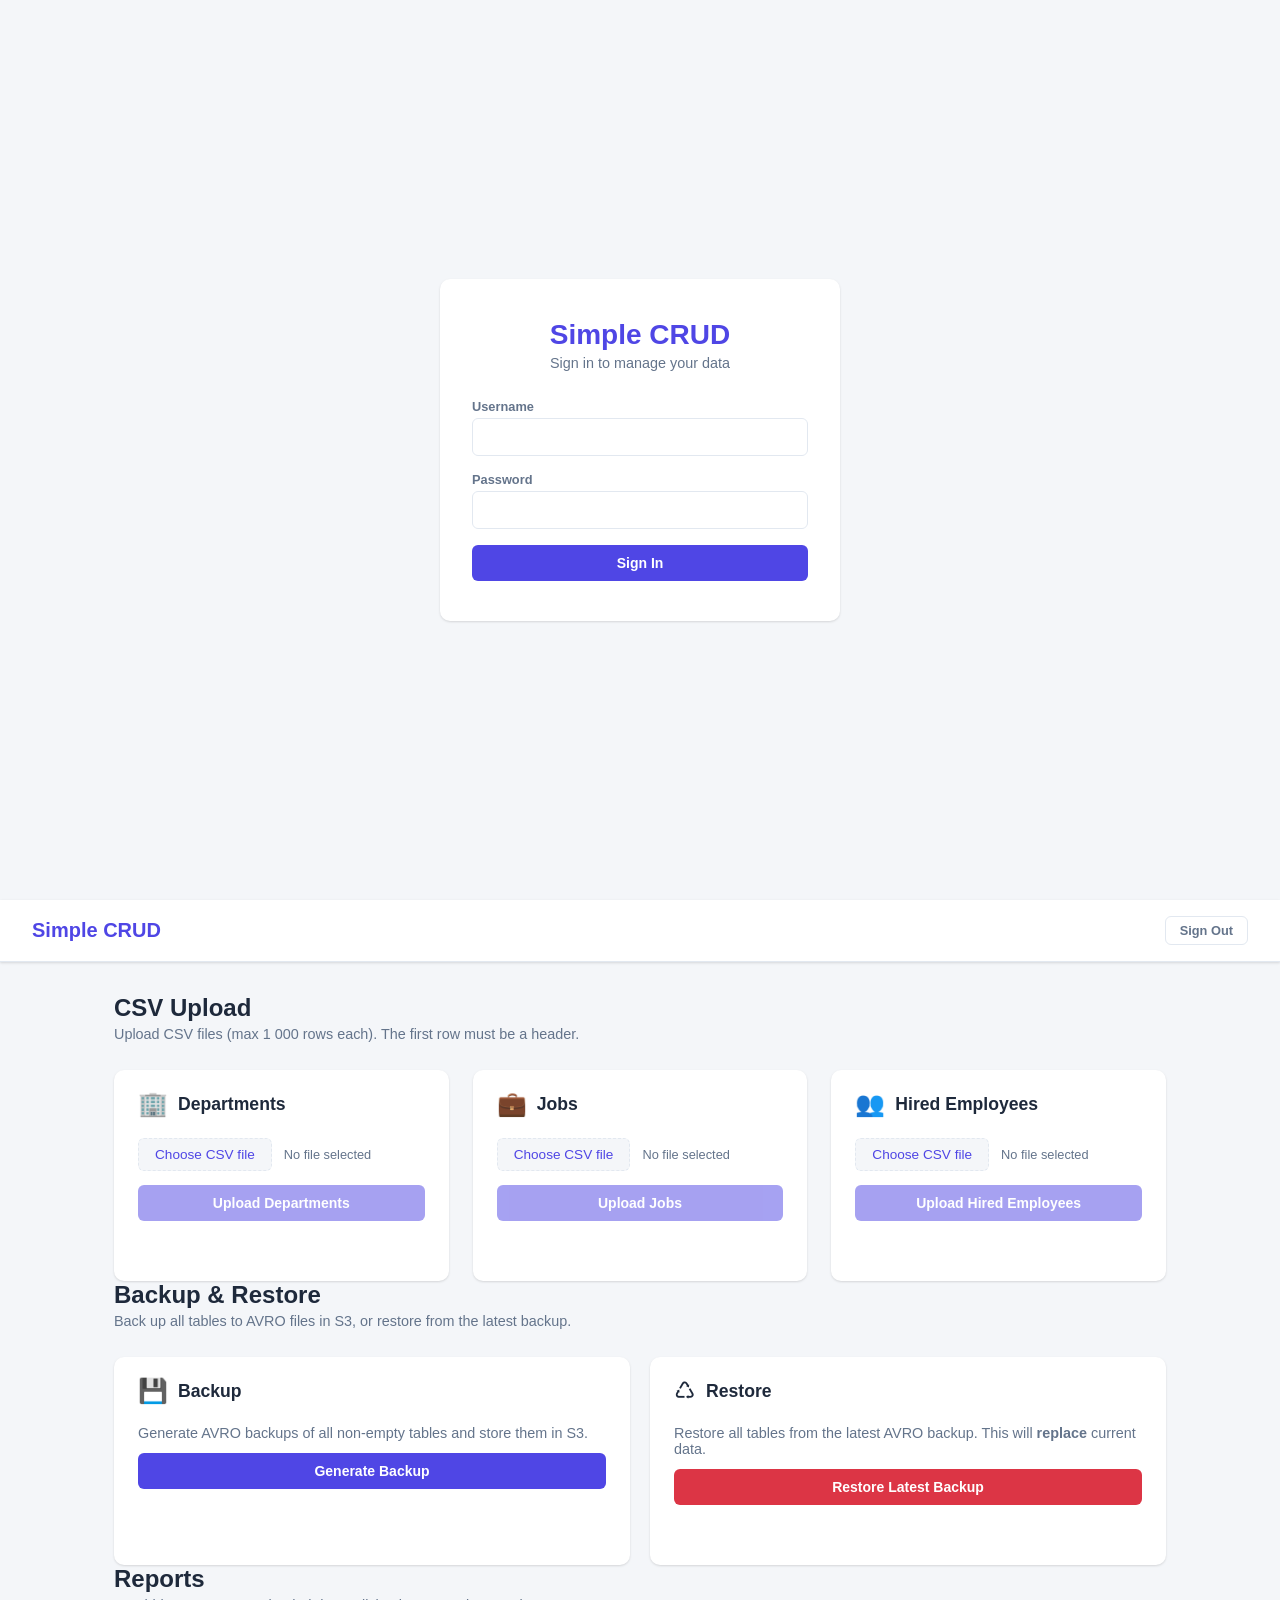
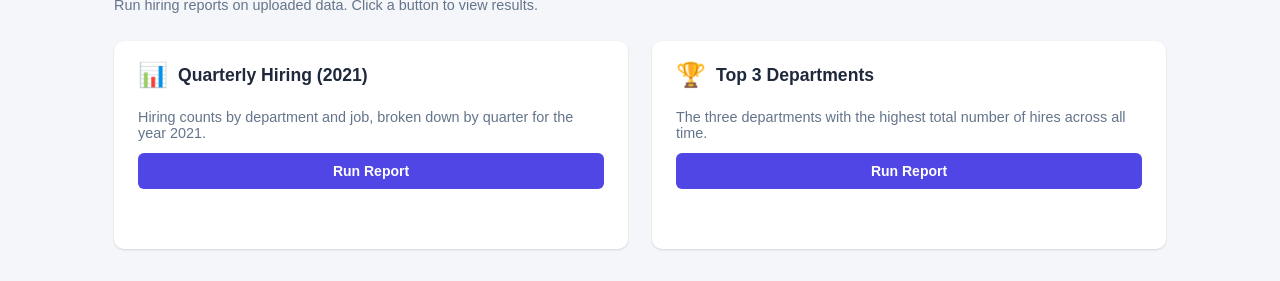
<file: static/index.html>
<!DOCTYPE html>
<html lang="en">
<head>
    <meta charset="UTF-8">
    <meta name="viewport" content="width=device-width, initial-scale=1.0">
    <title>Simple CRUD App</title>
    <link rel="stylesheet" href="app.css">
</head>
<body>

<!-- ====== LOGIN SCREEN ====== -->
<div id="login-screen" class="screen">
    <div class="card login-card">
        <h1>Simple CRUD</h1>
        <p class="subtitle">Sign in to manage your data</p>

        <form id="login-form">
            <div class="form-group">
                <label for="username">Username</label>
                <input type="text" id="username" name="username" required autocomplete="username">
            </div>
            <div class="form-group">
                <label for="password">Password</label>
                <input type="password" id="password" name="password" required autocomplete="current-password">
            </div>
            <button type="submit" class="btn btn-primary btn-block" id="login-btn">Sign In</button>
        </form>

        <div id="login-error" class="alert alert-error" hidden></div>

        <!-- Password reset form (NEW_PASSWORD_REQUIRED challenge) -->
        <div id="reset-section" hidden>
            <hr>
            <p class="info-text">You must set a new password to continue.</p>
            <form id="reset-form">
                <div class="form-group">
                    <label for="new-password">New Password</label>
                    <input type="password" id="new-password" name="new-password" required autocomplete="new-password">
                </div>
                <button type="submit" class="btn btn-primary btn-block" id="reset-btn">Set Password</button>
            </form>
            <div id="reset-error" class="alert alert-error" hidden></div>
        </div>
    </div>
</div>

<!-- ====== DASHBOARD SCREEN ====== -->
<div id="dashboard-screen" class="screen" hidden>
    <header class="top-bar">
        <h1>Simple CRUD</h1>
        <div class="user-info">
            <span id="user-display"></span>
            <button class="btn btn-outline btn-sm" id="logout-btn">Sign Out</button>
        </div>
    </header>

    <main class="dashboard">
        <h2>CSV Upload</h2>
        <p class="subtitle">Upload CSV files (max 1 000 rows each). The first row must be a header.</p>

        <div class="upload-grid">

            <!-- Departments Upload Card -->
            <div class="card upload-card" data-endpoint="departments">
                <div class="card-header">
                    <span class="card-icon">&#127970;</span>
                    <h3>Departments</h3>
                </div>
                <div class="card-body">
                    <div class="file-input-wrapper">
                        <label class="file-label" for="file-departments">
                            <span class="file-btn-text">Choose CSV file</span>
                        </label>
                        <input type="file" id="file-departments" accept=".csv,text/csv" hidden>
                        <span class="file-name" id="name-departments">No file selected</span>
                    </div>
                    <button class="btn btn-primary btn-block upload-btn" data-type="departments" disabled>
                        Upload Departments
                    </button>
                </div>
                <div class="card-footer">
                    <div class="status" id="status-departments"></div>
                </div>
            </div>

            <!-- Jobs Upload Card -->
            <div class="card upload-card" data-endpoint="jobs">
                <div class="card-header">
                    <span class="card-icon">&#128188;</span>
                    <h3>Jobs</h3>
                </div>
                <div class="card-body">
                    <div class="file-input-wrapper">
                        <label class="file-label" for="file-jobs">
                            <span class="file-btn-text">Choose CSV file</span>
                        </label>
                        <input type="file" id="file-jobs" accept=".csv,text/csv" hidden>
                        <span class="file-name" id="name-jobs">No file selected</span>
                    </div>
                    <button class="btn btn-primary btn-block upload-btn" data-type="jobs" disabled>
                        Upload Jobs
                    </button>
                </div>
                <div class="card-footer">
                    <div class="status" id="status-jobs"></div>
                </div>
            </div>

            <!-- Hired Employees Upload Card -->
            <div class="card upload-card" data-endpoint="hired_employees">
                <div class="card-header">
                    <span class="card-icon">&#128101;</span>
                    <h3>Hired Employees</h3>
                </div>
                <div class="card-body">
                    <div class="file-input-wrapper">
                        <label class="file-label" for="file-hired_employees">
                            <span class="file-btn-text">Choose CSV file</span>
                        </label>
                        <input type="file" id="file-hired_employees" accept=".csv,text/csv" hidden>
                        <span class="file-name" id="name-hired_employees">No file selected</span>
                    </div>
                    <button class="btn btn-primary btn-block upload-btn" data-type="hired_employees" disabled>
                        Upload Hired Employees
                    </button>
                </div>
                <div class="card-footer">
                    <div class="status" id="status-hired_employees"></div>
                </div>
            </div>

        </div>

        <h2>Backup & Restore</h2>
        <p class="subtitle">Back up all tables to AVRO files in S3, or restore from the latest backup.</p>

        <div class="backup-restore-grid">
            <!-- Backup Card -->
            <div class="card backup-card">
                <div class="card-header">
                    <span class="card-icon">&#128190;</span>
                    <h3>Backup</h3>
                </div>
                <div class="card-body">
                    <p class="card-desc">Generate AVRO backups of all non-empty tables and store them in S3.</p>
                    <button class="btn btn-primary btn-block" id="backup-btn">Generate Backup</button>
                </div>
                <div class="card-footer">
                    <div class="status" id="backup-status"></div>
                </div>
            </div>

            <!-- Restore Card -->
            <div class="card restore-card">
                <div class="card-header">
                    <span class="card-icon">&#9850;</span>
                    <h3>Restore</h3>
                </div>
                <div class="card-body">
                    <p class="card-desc">Restore all tables from the latest AVRO backup. This will <strong>replace</strong> current data.</p>
                    <button class="btn btn-danger btn-block" id="restore-btn">Restore Latest Backup</button>
                </div>
                <div class="card-footer">
                    <div class="status" id="restore-status"></div>
                </div>
            </div>
        </div>

        <h2>Reports</h2>
        <p class="subtitle">Run hiring reports on uploaded data. Click a button to view results.</p>

        <div class="reports-grid">
            <!-- Quarterly Hiring Report Card -->
            <div class="card report-card">
                <div class="card-header">
                    <span class="card-icon">&#128202;</span>
                    <h3>Quarterly Hiring (2021)</h3>
                </div>
                <div class="card-body">
                    <p class="card-desc">Hiring counts by department and job, broken down by quarter for the year 2021.</p>
                    <button class="btn btn-primary btn-block report-btn" data-report="hiring-quarterly">
                        Run Report
                    </button>
                </div>
                <div class="card-footer">
                    <div class="status" id="status-hiring-quarterly"></div>
                    <div id="table-hiring-quarterly" class="report-table-wrap" hidden></div>
                </div>
            </div>

            <!-- Top Departments Card -->
            <div class="card report-card">
                <div class="card-header">
                    <span class="card-icon">&#127942;</span>
                    <h3>Top 3 Departments</h3>
                </div>
                <div class="card-body">
                    <p class="card-desc">The three departments with the highest total number of hires across all time.</p>
                    <button class="btn btn-primary btn-block report-btn" data-report="top-departments">
                        Run Report
                    </button>
                </div>
                <div class="card-footer">
                    <div class="status" id="status-top-departments"></div>
                    <div id="table-top-departments" class="report-table-wrap" hidden></div>
                </div>
            </div>
        </div>
    </main>

    <!-- Global Loading Overlay -->
    <div id="loading-overlay" class="loading-overlay" hidden>
        <div class="loading-overlay-content">
            <span class="spinner spinner-lg"></span>
            <p id="loading-overlay-msg">Processing...</p>
        </div>
    </div>
</div>

<script src="config.js"></script>
<script src="app.js"></script>
</body>
</html>
</file>
<file: static/app.css>
/* ===== Reset & Base ===== */
*, *::before, *::after { box-sizing: border-box; margin: 0; padding: 0; }

:root {
    --bg: #f4f6f9;
    --card-bg: #ffffff;
    --primary: #4f46e5;
    --primary-hover: #4338ca;
    --danger: #ef4444;
    --success: #22c55e;
    --warning: #f59e0b;
    --text: #1e293b;
    --text-light: #64748b;
    --border: #e2e8f0;
    --radius: 10px;
    --shadow: 0 1px 3px rgba(0,0,0,.08), 0 1px 2px rgba(0,0,0,.06);
}

body {
    font-family: -apple-system, BlinkMacSystemFont, "Segoe UI", Roboto, Helvetica, Arial, sans-serif;
    background: var(--bg);
    color: var(--text);
    min-height: 100vh;
}

/* ===== Screens ===== */
.screen { display: flex; flex-direction: column; min-height: 100vh; }

/* ===== Top Bar ===== */
.top-bar {
    display: flex;
    justify-content: space-between;
    align-items: center;
    padding: 16px 32px;
    background: var(--card-bg);
    border-bottom: 1px solid var(--border);
    box-shadow: var(--shadow);
}
.top-bar h1 { font-size: 1.25rem; color: var(--primary); }
.user-info { display: flex; align-items: center; gap: 12px; font-size: .875rem; color: var(--text-light); }

/* ===== Cards ===== */
.card {
    background: var(--card-bg);
    border-radius: var(--radius);
    box-shadow: var(--shadow);
    overflow: hidden;
}

/* ===== Login ===== */
#login-screen {
    justify-content: center;
    align-items: center;
    padding: 20px;
}
.login-card {
    width: 100%;
    max-width: 400px;
    padding: 40px 32px;
    text-align: center;
}
.login-card h1 { font-size: 1.75rem; color: var(--primary); margin-bottom: 4px; }
.login-card .subtitle { color: var(--text-light); margin-bottom: 28px; font-size: .9rem; }

/* ===== Dashboard ===== */
.dashboard {
    max-width: 1100px;
    margin: 0 auto;
    padding: 32px 24px;
    width: 100%;
}
.dashboard h2 { margin-bottom: 4px; }
.dashboard > .subtitle { color: var(--text-light); margin-bottom: 28px; font-size: .9rem; }

.upload-grid {
    display: grid;
    grid-template-columns: repeat(auto-fit, minmax(300px, 1fr));
    gap: 24px;
}

/* ===== Upload Card ===== */
.upload-card { display: flex; flex-direction: column; }
.card-header {
    display: flex;
    align-items: center;
    gap: 10px;
    padding: 20px 24px 0;
}
.card-icon { font-size: 1.5rem; }
.card-header h3 { font-size: 1.1rem; }
.card-body { padding: 20px 24px; flex: 1; display: flex; flex-direction: column; gap: 14px; }
.card-footer { padding: 0 24px 20px; }

/* ===== File Input ===== */
.file-input-wrapper {
    display: flex;
    align-items: center;
    gap: 12px;
    flex-wrap: wrap;
}
.file-label {
    display: inline-block;
    cursor: pointer;
    background: var(--bg);
    border: 1px dashed var(--border);
    border-radius: 6px;
    padding: 8px 16px;
    font-size: .85rem;
    color: var(--primary);
    transition: background .15s;
    white-space: nowrap;
}
.file-label:hover { background: #eef2ff; }
.file-name {
    font-size: .8rem;
    color: var(--text-light);
    overflow: hidden;
    text-overflow: ellipsis;
    white-space: nowrap;
    max-width: 160px;
}

/* ===== Buttons ===== */
.btn {
    display: inline-flex;
    align-items: center;
    justify-content: center;
    font-size: .875rem;
    font-weight: 600;
    border: none;
    border-radius: 6px;
    padding: 10px 20px;
    cursor: pointer;
    transition: background .15s, opacity .15s;
}
.btn:disabled { opacity: .5; cursor: not-allowed; }
.btn-primary { background: var(--primary); color: #fff; }
.btn-primary:hover:not(:disabled) { background: var(--primary-hover); }
.btn-outline { background: transparent; border: 1px solid var(--border); color: var(--text-light); }
.btn-outline:hover { background: var(--bg); }
.btn-sm { padding: 6px 14px; font-size: .8rem; }
.btn-block { width: 100%; }

/* ===== Forms ===== */
.form-group { margin-bottom: 16px; text-align: left; }
.form-group label { display: block; font-size: .8rem; font-weight: 600; margin-bottom: 4px; color: var(--text-light); }
.form-group input {
    width: 100%;
    padding: 10px 12px;
    border: 1px solid var(--border);
    border-radius: 6px;
    font-size: .9rem;
    outline: none;
    transition: border .15s;
}
.form-group input:focus { border-color: var(--primary); }

/* ===== Alerts ===== */
.alert { padding: 10px 14px; border-radius: 6px; font-size: .85rem; margin-top: 12px; }
.alert-error { background: #fef2f2; color: var(--danger); border: 1px solid #fecaca; }
.alert-success { background: #f0fdf4; color: #16a34a; border: 1px solid #bbf7d0; }
.alert-info { background: #eff6ff; color: #2563eb; border: 1px solid #bfdbfe; }

.info-text { font-size: .85rem; color: var(--warning); margin: 12px 0 8px; }

/* ===== Status ===== */
.status { font-size: .85rem; min-height: 20px; }
.status.loading { color: var(--text-light); }
.status.success { color: var(--success); }
.status.error { color: var(--danger); }

/* ===== Spinner ===== */
.spinner {
    display: inline-block;
    width: 14px;
    height: 14px;
    border: 2px solid var(--border);
    border-top-color: var(--primary);
    border-radius: 50%;
    animation: spin .6s linear infinite;
    vertical-align: middle;
    margin-right: 6px;
}
@keyframes spin { to { transform: rotate(360deg); } }

/* ===== Utilities ===== */
hr { border: none; border-top: 1px solid var(--border); margin: 20px 0; }

/* ===== Backup & Restore ===== */
.btn-danger { background: #dc3545; color: #fff; }
.btn-danger:hover:not(:disabled) { background: #c82333; }

.backup-restore-grid {
  display: grid;
  grid-template-columns: repeat(auto-fit, minmax(280px, 1fr));
  gap: 20px;
  margin-top: 12px;
}

.backup-restore-grid .card-body { display: flex; flex-direction: column; gap: 12px; }
.card-desc { font-size: .9rem; color: var(--text-light); margin: 0; }
code { background: var(--bg); padding: 2px 6px; border-radius: 4px; font-size: .85rem; }

/* ===== Global Loading Overlay ===== */
.loading-overlay:not([hidden]) {
    position: fixed;
    inset: 0;
    background: rgba(0,0,0,.45);
    display: flex;
    justify-content: center;
    align-items: center;
    z-index: 9999;
}
.loading-overlay-content {
    background: var(--card-bg);
    border-radius: var(--radius);
    padding: 36px 48px;
    text-align: center;
    box-shadow: 0 8px 30px rgba(0,0,0,.18);
    display: flex;
    flex-direction: column;
    align-items: center;
    gap: 16px;
}
.loading-overlay-content p {
    font-size: .95rem;
    color: var(--text-light);
    font-weight: 500;
}
.spinner-lg {
    width: 32px;
    height: 32px;
    border-width: 3px;
}

/* ===== Reports ===== */
.reports-grid {
    display: grid;
    grid-template-columns: repeat(auto-fit, minmax(300px, 1fr));
    gap: 24px;
}
.report-card .card-body { display: flex; flex-direction: column; gap: 12px; }

.report-table-wrap { margin-top: 12px; overflow-x: auto; }
.report-table {
    width: 100%;
    border-collapse: collapse;
    font-size: .85rem;
}
.report-table th,
.report-table td {
    padding: 8px 10px;
    text-align: left;
    border-bottom: 1px solid var(--border);
}
.report-table th {
    background: var(--bg);
    font-weight: 600;
    color: var(--text-light);
    font-size: .8rem;
    text-transform: uppercase;
    letter-spacing: .03em;
}
.report-table tbody tr:hover { background: #f8fafc; }
.table-note {
    font-size: .8rem;
    color: var(--text-light);
    margin-top: 8px;
    font-style: italic;
}
</file>
